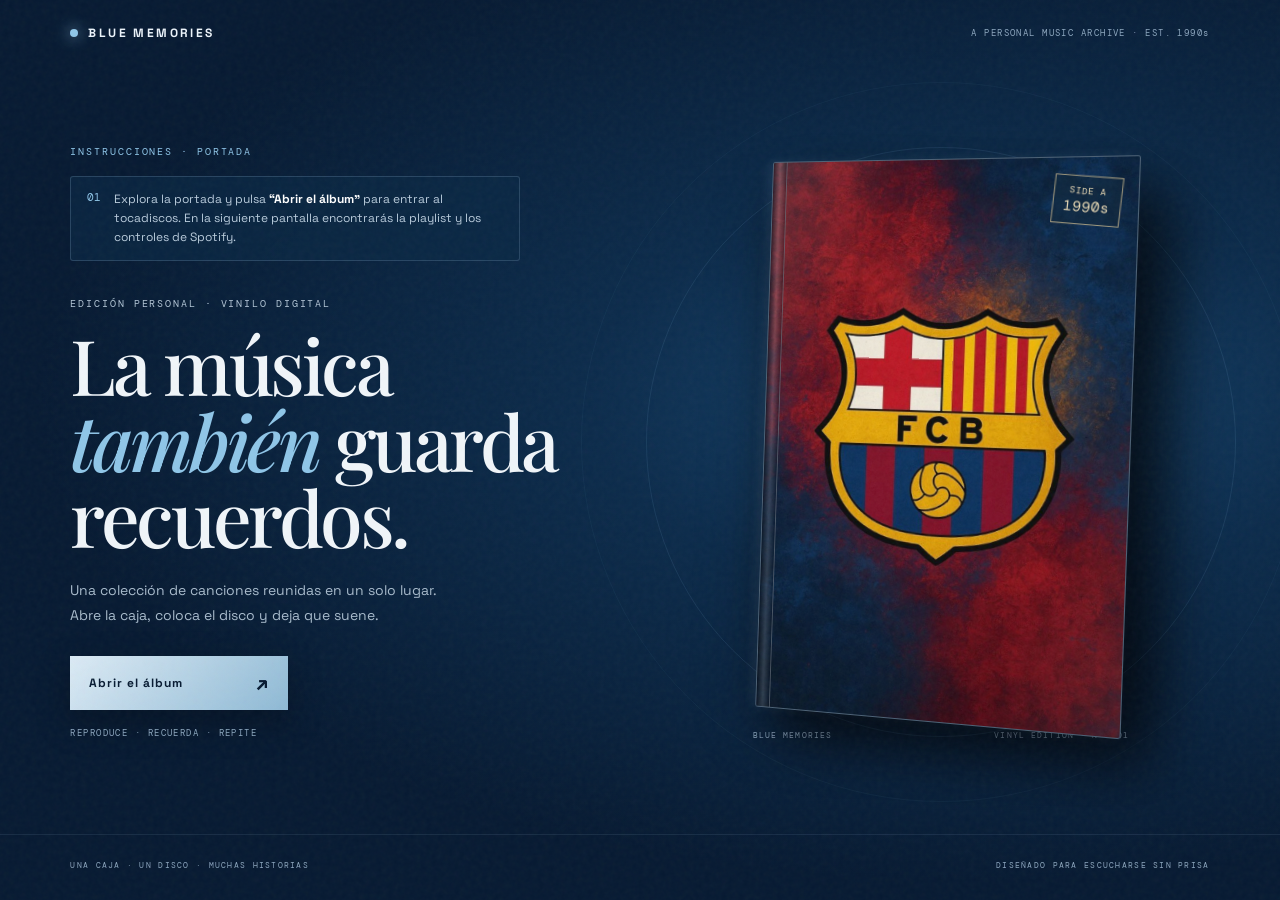
<file: index.html>
<!DOCTYPE html>
<html lang="es">
<head>
  <meta charset="UTF-8">
  <meta name="viewport" content="width=device-width, initial-scale=1.0">
  <meta name="theme-color" content="#071a32">
  <meta name="description" content="Un álbum musical vintage para escuchar y recordar.">
  <title>Blue Memories · Mi álbum</title>
  <link rel="preconnect" href="https://fonts.googleapis.com">
  <link rel="preconnect" href="https://fonts.gstatic.com" crossorigin>
  <link href="https://fonts.googleapis.com/css2?family=DM+Mono:wght@400;500&family=Playfair+Display:wght@500;600;700&family=Space+Grotesk:wght@400;500;600;700&display=swap" rel="stylesheet">
  <link rel="stylesheet" href="inicio.css">
</head>
<body class="cover-page">
  <div class="grain" aria-hidden="true"></div>
  <header class="topbar">
    <a class="wordmark" href="index.html"><span class="wordmark-dot"></span> BLUE MEMORIES</a>
    <span class="topbar-note">A PERSONAL MUSIC ARCHIVE · EST. 1990s</span>
  </header>

  <main class="cover-layout">
    <section class="intro">
      <p class="eyebrow">INSTRUCCIONES · PORTADA</p>
      <div class="instructions">
        <span class="instruction-number">01</span>
        <p>Explora la portada y pulsa <strong>“Abrir el álbum”</strong> para entrar al tocadiscos. En la siguiente pantalla encontrarás la playlist y los controles de Spotify.</p>
      </div>
      <p class="edition">EDICIÓN PERSONAL · VINILO DIGITAL</p>
      <h1>La música<br><em>también</em> guarda<br>recuerdos.</h1>
      <p class="intro-copy">Una colección de canciones reunidas en un solo lugar. Abre la caja, coloca el disco y deja que suene.</p>
      <a class="open-button" href="disco.html">
        <span>Abrir el álbum</span><span class="button-arrow" aria-hidden="true">↗</span>
      </a>
      <p class="microcopy">REPRODUCE · RECUERDA · REPITE</p>
    </section>

    <section class="jacket-scene" aria-label="Portada física del álbum">
      <div class="jacket-shadow"></div>
      <div class="jacket">
        <div class="jacket-spine"></div>
        <img src="portada-caja.jpg" alt="Portada personalizada del álbum con el escudo del Fútbol Club Barcelona">
        <div class="jacket-gloss"></div>
        <div class="jacket-sticker">SIDE A<br><span>1990s</span></div>
      </div>
      <div class="jacket-caption"><span>BLUE MEMORIES</span><span>VINYL EDITION · Nº 001</span></div>
      <div class="orbit orbit-one"></div>
      <div class="orbit orbit-two"></div>
    </section>
  </main>

  <footer class="cover-footer">
    <span>UNA CAJA · UN DISCO · MUCHAS HISTORIAS</span>
    <span>DISEÑADO PARA ESCUCHARSE SIN PRISA</span>
  </footer>
  <script src="inicio.js"></script>
</body>
</html>
</file>
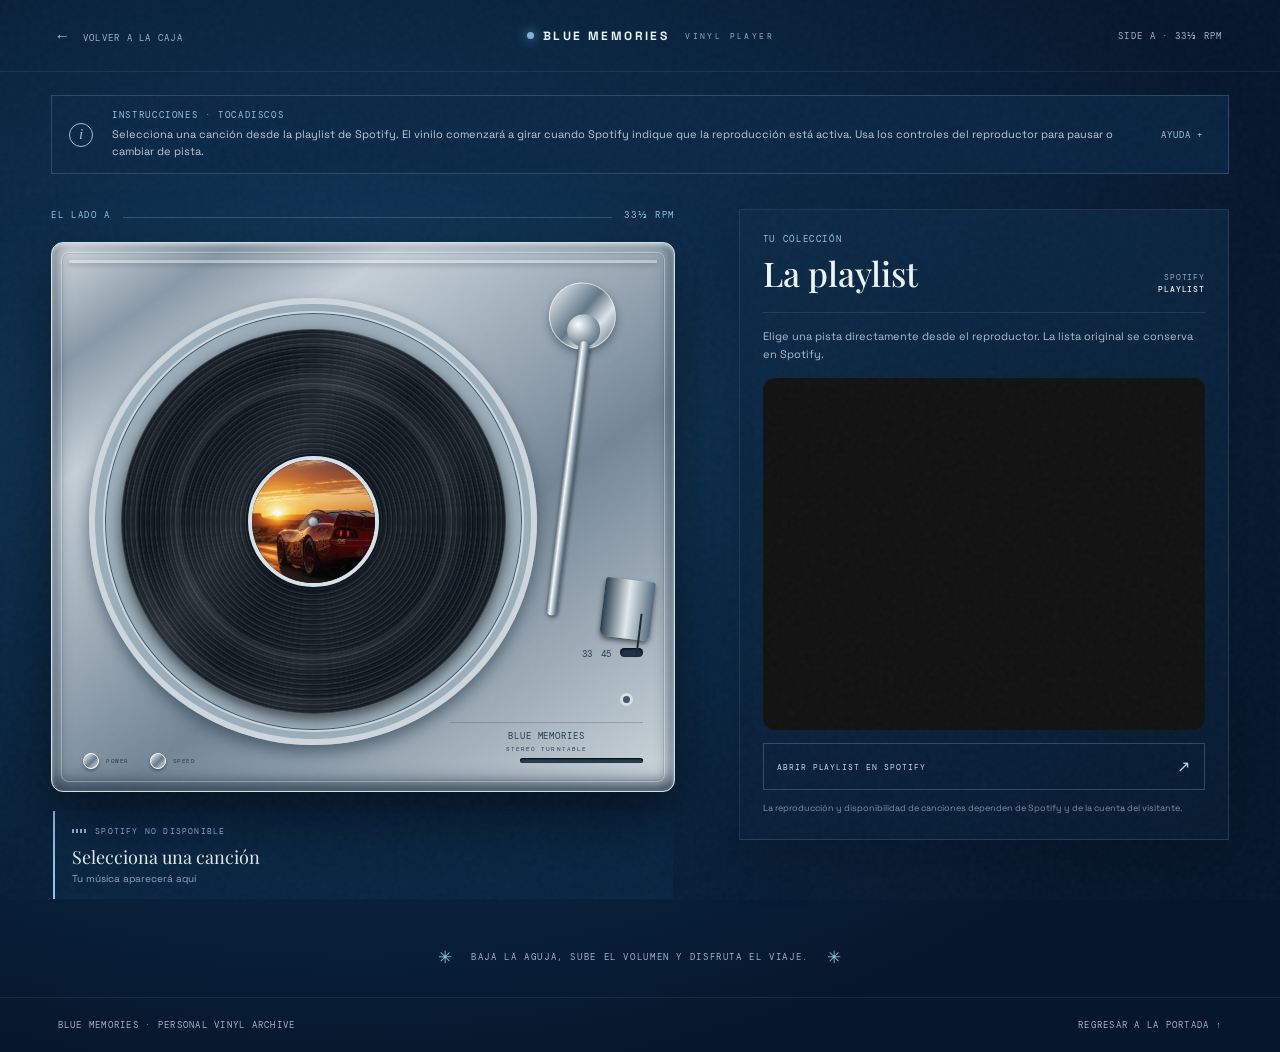
<file: disco.html>
<!DOCTYPE html>
<html lang="es">
<head>
  <meta charset="UTF-8">
  <meta name="viewport" content="width=device-width, initial-scale=1.0">
  <meta name="theme-color" content="#071a32">
  <meta name="description" content="Tocadiscos vintage con playlist integrada de Spotify.">
  <title>Blue Memories · Tocadiscos</title>
  <link rel="preconnect" href="https://fonts.googleapis.com">
  <link rel="preconnect" href="https://fonts.gstatic.com" crossorigin>
  <link href="https://fonts.googleapis.com/css2?family=DM+Mono:wght@400;500&family=Playfair+Display:wght@500;600;700&family=Space+Grotesk:wght@400;500;600;700&display=swap" rel="stylesheet">
  <link rel="stylesheet" href="reproductor.css">
</head>
<body class="player-page">
  <div class="grain" aria-hidden="true"></div>
  <header class="player-header">
    <a class="back-link" href="index.html"><span aria-hidden="true">←</span> VOLVER A LA CAJA</a>
    <div class="header-title"><span class="status-light"></span> BLUE MEMORIES <small>VINYL PLAYER</small></div>
    <span class="header-edition">SIDE A · 33⅓ RPM</span>
  </header>

  <main class="player-main">
    <section class="how-to">
      <div class="how-icon" aria-hidden="true">i</div>
      <div>
        <p class="how-label">INSTRUCCIONES · TOCADISCOS</p>
        <p>Selecciona una canción desde la playlist de Spotify. El vinilo comenzará a girar cuando Spotify indique que la reproducción está activa. Usa los controles del reproductor para pausar o cambiar de pista.</p>
      </div>
      <button class="help-toggle" id="helpToggle" type="button" aria-expanded="false" aria-controls="extraHelp">AYUDA +</button>
      <div class="extra-help" id="extraHelp" hidden>
        <strong>¿No comienza a sonar?</strong> Pulsa reproducir dentro de Spotify. Según tu cuenta, región y dispositivo, Spotify puede pedirte iniciar sesión o abrir la aplicación. El sitio necesita conexión a internet para cargar el reproductor.
      </div>
    </section>

    <div class="content-grid">
      <section class="turntable-column" aria-label="Tocadiscos vintage">
        <div class="section-heading">
          <span class="eyebrow">EL LADO A</span>
          <span class="tiny-rule"></span>
          <span class="eyebrow">33⅓ RPM</span>
        </div>

        <div class="turntable" id="turntable">
          <div class="turntable-lid-line"></div>
          <div class="platter">
            <div class="platter-rim"></div>
            <div class="record" id="record">
              <div class="record-grooves"></div>
              <div class="record-highlight"></div>
              <div class="record-label">
                <img src="etiqueta-vinilo.jpg" alt="Etiqueta personalizada del vinilo con un automóvil rojo al atardecer">
                <span class="label-hole"></span>
              </div>
              <div class="record-spindle"></div>
            </div>
            <div class="spindle-pin"></div>
          </div>

          <div class="tonearm" id="tonearm" aria-hidden="true">
            <div class="arm-base"></div>
            <div class="arm-pivot"></div>
            <div class="arm-shaft"></div>
            <div class="arm-head"></div>
            <div class="arm-needle"></div>
          </div>

          <div class="speed-switch"><span>33</span><span>45</span><i></i></div>
          <div class="power-light" id="powerLight"></div>
          <div class="brand-plate">BLUE MEMORIES <small>STEREO TURNTABLE</small></div>
          <div class="front-controls">
            <span class="control-knob"></span><span class="control-label">POWER</span>
            <span class="control-knob silver"></span><span class="control-label">SPEED</span>
            <span class="control-slot"></span>
          </div>
        </div>

        <div class="now-playing">
          <div class="now-indicator"><span class="equalizer" id="equalizer"><i></i><i></i><i></i><i></i></span><span id="playState">EN ESPERA</span></div>
          <p class="now-title" id="nowTitle">Selecciona una canción</p>
          <p class="now-subtitle" id="nowSubtitle">Tu música aparecerá aquí</p>
        </div>
      </section>

      <aside class="playlist-column">
        <div class="playlist-heading">
          <div>
            <p class="eyebrow">TU COLECCIÓN</p>
            <h2>La playlist</h2>
          </div>
          <span class="track-count">SPOTIFY<br><b>PLAYLIST</b></span>
        </div>
        <p class="playlist-intro">Elige una pista directamente desde el reproductor. La lista original se conserva en Spotify.</p>
        <div class="spotify-frame">
          <div id="spotifyEmbed" class="spotify-embed">
            <iframe
              title="Playlist de Spotify"
              src="https://open.spotify.com/playlist/0l11tpPyVFh2sm4bPmDgGN?si=qS_M12NbQ0KV8qAGWnLHTQ&utm_source=copy-link&sci=spotify%3Acard-config%3A14B6AA7yPsUkGfg8aZrX3P"
              width="100%" height="352" frameborder="0"
              allow="autoplay; clipboard-write; encrypted-media; fullscreen; picture-in-picture"
              loading="lazy"></iframe>
          </div>
        </div>
        <a class="spotify-open" href="https://open.spotify.com/playlist/0l11tpPyVFh2sm4bPmDgGN?si=qS_M12NbQ0KV8qAGWnLHTQ&utm_source=copy-link&sci=spotify%3Acard-config%3A14B6AA7yPsUkGfg8aZrX3P" target="_blank" rel="noopener noreferrer">
          ABRIR PLAYLIST EN SPOTIFY <span aria-hidden="true">↗</span>
        </a>
        <p class="spotify-note">La reproducción y disponibilidad de canciones dependen de Spotify y de la cuenta del visitante.</p>
      </aside>
    </div>

    <section class="bottom-note">
      <span class="bottom-star">✳</span>
      <p>BAJA LA AGUJA, SUBE EL VOLUMEN Y DISFRUTA EL VIAJE.</p>
      <span class="bottom-star">✳</span>
    </section>
  </main>

  <footer class="player-footer">
    <span>BLUE MEMORIES · PERSONAL VINYL ARCHIVE</span>
    <a href="index.html">REGRESAR A LA PORTADA ↑</a>
  </footer>

  <script src="reproductor.js"></script>
</body>
</html>
</file>
<file: inicio.css>
*{box-sizing:border-box} :root{--navy:#071a32;--blue:#123c68;--ice:#d8e8f5;--silver:#aebdca;--gold:#c7a76b;--ink:#07111f} html{min-height:100%;background:var(--navy)} body{margin:0;min-height:100vh;color:#edf5fc;font-family:"Space Grotesk",sans-serif;background:radial-gradient(ellipse at 76% 44%,#16436b 0,#0c2b4b 28%,#071a32 68%);overflow-x:hidden}.grain{position:fixed;inset:0;pointer-events:none;z-index:5;opacity:.12;background-image:url("data:image/svg+xml,%3Csvg viewBox='0 0 180 180' xmlns='http://www.w3.org/2000/svg'%3E%3Cfilter id='n'%3E%3CfeTurbulence type='fractalNoise' baseFrequency='.9' numOctaves='3' stitchTiles='stitch'/%3E%3C/filter%3E%3Crect width='100%25' height='100%25' filter='url(%23n)' opacity='.32'/%3E%3C/svg%3E")}.topbar,.cover-footer{display:flex;justify-content:space-between;align-items:center;padding:25px 5.5vw;position:relative;z-index:2}.wordmark{font-size:12px;letter-spacing:.2em;font-weight:700;color:#edf5fc;text-decoration:none;display:flex;align-items:center;gap:10px}.wordmark-dot{width:8px;height:8px;border-radius:50%;background:#8fc6e8;box-shadow:0 0 15px #8fc6e8}.topbar-note,.cover-footer,.microcopy{font:9px "DM Mono",monospace;letter-spacing:.16em;color:#8da7bf}.cover-layout{width:min(1200px,89vw);min-height:calc(100vh - 132px);margin:auto;display:grid;grid-template-columns:1fr 1fr;align-items:center;gap:5vw;padding:28px 0 45px}.intro{max-width:510px;position:relative;z-index:2}.eyebrow,.edition{font:10px "DM Mono",monospace;letter-spacing:.19em;color:#8fc6e8}.instructions{display:flex;gap:13px;max-width:450px;margin:18px 0 36px;padding:13px 16px;border:1px solid #7195b04a;background:#0b2947a8;border-radius:3px;color:#b9ccdc;font-size:12px;line-height:1.6}.instructions p{margin:0}.instructions strong{color:#fff}.instruction-number{font:11px "DM Mono",monospace;color:#8fc6e8}.edition{margin:0 0 16px;color:#b2c5d5}.intro h1{font:clamp(48px,6vw,82px)/.99 "Playfair Display",serif;letter-spacing:-.045em;margin:0;color:#f0f5f9;font-weight:500}.intro h1 em{color:#8fc6e8;font-weight:500}.intro-copy{max-width:390px;color:#a8bbcc;font-size:14px;line-height:1.8;margin:24px 0 28px}.open-button{width:218px;min-height:54px;padding:0 19px;display:flex;align-items:center;justify-content:space-between;text-decoration:none;color:#071a32;background:linear-gradient(135deg,#dcebf5,#8eb9d5);font-size:12px;font-weight:700;letter-spacing:.08em;box-shadow:0 12px 35px #0004;transition:transform .25s,box-shadow .25s}.open-button:hover{transform:translateY(-3px);box-shadow:0 17px 40px #0006}.button-arrow{font-size:20px}.microcopy{margin-top:17px}.jacket-scene{min-height:650px;display:flex;align-items:center;justify-content:center;position:relative;perspective:1200px}.jacket{width:min(390px,70%);aspect-ratio:2/3;position:relative;transform:rotateY(-13deg) rotateZ(2deg);box-shadow:25px 28px 55px #0009,-5px 0 12px #9bc3e51c;transition:transform .5s;z-index:2;background:#142b43;border:1px solid #c7d7e44f;border-radius:3px;overflow:hidden}.jacket:hover{transform:rotateY(-5deg) rotateZ(0deg) translateY(-5px)}.jacket img{width:100%;height:100%;display:block;object-fit:cover}.jacket-spine{position:absolute;z-index:2;left:0;top:0;bottom:0;width:15px;background:linear-gradient(90deg,#07111f9c,#d7e6f22b,#07111f4f);border-right:1px solid #eaf5ff44}.jacket-gloss{position:absolute;inset:0;background:linear-gradient(112deg,#fff2 0%,transparent 24%,transparent 76%,#fff1 100%);pointer-events:none}.jacket-sticker{position:absolute;right:17px;top:18px;padding:8px 10px;border:1px solid #f2d9a2a6;color:#f6e5bd;background:#10263ca8;text-align:center;font:9px "DM Mono",monospace;letter-spacing:.1em;transform:rotate(5deg)}.jacket-sticker span{font-size:14px}.jacket-shadow{position:absolute;width:390px;height:510px;background:#010914;filter:blur(35px);opacity:.55;transform:translate(28px,28px) rotate(2deg)}.jacket-caption{position:absolute;bottom:27px;width:min(390px,70%);display:flex;justify-content:space-between;color:#8da7bf;font:8px "DM Mono",monospace;letter-spacing:.14em}.orbit{position:absolute;border:1px solid #8fc6e81b;border-radius:50%;width:590px;height:590px}.orbit-two{width:720px;height:720px;border-color:#8fc6e80c}.cover-footer{border-top:1px solid #9ebbd51c;font-size:8px;gap:15px}.cover-footer span:last-child{text-align:right}@media(max-width:800px){.cover-layout{grid-template-columns:1fr;gap:12px;padding:25px 0 38px}.intro{max-width:620px;margin:auto;width:100%}.intro h1{font-size:clamp(48px,12vw,72px)}.jacket-scene{min-height:500px}.jacket{width:min(300px,68%)}.jacket-caption{width:min(300px,68%)}.jacket-shadow{width:300px;height:420px}.orbit{width:480px;height:480px}.orbit-two{width:560px;height:560px}.topbar-note{display:none}}@media(max-width:480px){.topbar,.cover-footer{padding:19px 6vw}.cover-layout{width:88vw;min-height:auto;padding-top:16px}.instructions{margin:14px 0 28px;font-size:11px}.intro-copy{font-size:13px}.jacket-scene{min-height:420px}.jacket{width:66%}.jacket-caption{width:66%;bottom:10px;font-size:7px}.cover-footer{font-size:7px;line-height:1.6}.cover-footer span:last-child{max-width:42%}}
</file>
<file: reproductor.css>
*{box-sizing:border-box}:root{--navy:#071a32;--blue:#17466f;--blue2:#285f8d;--ice:#dceaf4;--silver:#aebdca;--gold:#c7a76b}html{min-height:100%;background:var(--navy)}body{margin:0;min-height:100vh;color:#edf5fc;font-family:"Space Grotesk",sans-serif;background:radial-gradient(ellipse at 28% 40%,#17466a 0,#0b2b4a 32%,#06172c 75%);overflow-x:hidden}.grain{position:fixed;inset:0;pointer-events:none;z-index:5;opacity:.1;background-image:url("data:image/svg+xml,%3Csvg viewBox='0 0 180 180' xmlns='http://www.w3.org/2000/svg'%3E%3Cfilter id='n'%3E%3CfeTurbulence type='fractalNoise' baseFrequency='.9' numOctaves='3' stitchTiles='stitch'/%3E%3C/filter%3E%3Crect width='100%25' height='100%25' filter='url(%23n)' opacity='.32'/%3E%3C/svg%3E")}.player-header{height:72px;padding:0 4.5vw;border-bottom:1px solid #9ebbd51c;display:flex;align-items:center;justify-content:space-between;position:relative;z-index:2}.back-link,.header-edition,.player-footer{font:9px "DM Mono",monospace;letter-spacing:.14em;color:#9cb4c9;text-decoration:none}.back-link span{font-size:16px;margin-right:8px}.header-title{font-size:12px;font-weight:700;letter-spacing:.2em;display:flex;align-items:center;gap:9px}.header-title small{font:8px "DM Mono",monospace;color:#8da7bf;margin-left:7px}.status-light{width:7px;height:7px;border-radius:50%;background:#78b7dc;box-shadow:0 0 12px #78b7dc}.player-main{width:min(1250px,92vw);margin:auto}.how-to{margin:23px 0 35px;display:grid;grid-template-columns:30px 1fr auto;gap:13px;align-items:center;border:1px solid #91b6d13d;background:#0a2947b8;padding:13px 17px;position:relative}.how-icon{width:24px;height:24px;border:1px solid #8fc6e8;border-radius:50%;display:grid;place-items:center;color:#8fc6e8;font:italic 15px Georgia}.how-label,.eyebrow{font:9px "DM Mono",monospace;letter-spacing:.18em;color:#8fc6e8;margin:0 0 5px}.how-to p:not(.how-label){font-size:11px;line-height:1.55;color:#b8cbd9;margin:0}.help-toggle{border:0;background:transparent;color:#9fc7e2;font:9px "DM Mono",monospace;letter-spacing:.1em;cursor:pointer;padding:8px}.extra-help{grid-column:2/4;color:#d2e1ec;font-size:11px;line-height:1.6;border-top:1px solid #9ebbd526;padding-top:10px}.content-grid{display:grid;grid-template-columns:minmax(0,1.12fr) minmax(330px,.88fr);gap:5vw;align-items:start}.section-heading{display:flex;align-items:center;gap:12px;margin:0 0 16px}.tiny-rule{height:1px;background:#8fb9d54a;flex:1}.turntable{width:100%;aspect-ratio:1.12/1;max-height:550px;position:relative;border-radius:12px;background:linear-gradient(145deg,#d5dce1 0%,#8999a7 13%,#c6d0d8 25%,#748696 60%,#d0d9df 100%);box-shadow:0 26px 65px #0008,inset 0 2px 4px #fff9,inset 0 -7px 18px #263a4b;overflow:hidden;border:1px solid #d6e0e7}.turntable:before{content:"";position:absolute;inset:9px;border-radius:8px;border:1px solid #ffffff55;box-shadow:inset 0 0 0 1px #243a4d20}.turntable-lid-line{position:absolute;inset:17px 17px auto;height:3px;background:#f3f7f966;box-shadow:0 2px 5px #263b4d55}.platter{position:absolute;width:72%;aspect-ratio:1;left:6%;top:10%;border-radius:50%;background:radial-gradient(circle,#d6dfe5 0 4%,#637786 4.5% 5%,#bac6ce 5.5% 6%,#536b7d 6.5% 7%,#9baeba 7.5% 100%);box-shadow:0 7px 16px #24394b99,inset 0 0 0 6px #e8edf0a8}.platter-rim{position:absolute;inset:3%;border-radius:50%;border:2px solid #e7eef3aa;box-shadow:inset 0 0 0 1px #43596b}.record{position:absolute;inset:7%;border-radius:50%;background:repeating-radial-gradient(circle at center,#111820 0 2px,#202a34 2.5px 3.5px,#0b1119 4px 5px);box-shadow:0 5px 13px #0009,inset 0 0 0 1px #8996a055;overflow:hidden}.record:before{content:"";position:absolute;inset:4%;border-radius:50%;border:1px solid #d8e7f018;box-shadow:0 0 0 8px #ffffff05,0 0 0 18px #ffffff04,0 0 0 28px #ffffff03}.record-grooves{position:absolute;inset:15%;border-radius:50%;border:1px solid #b7c9d31a;box-shadow:0 0 0 5px #ffffff08,0 0 0 11px #ffffff06,0 0 0 17px #ffffff05}.record-highlight{position:absolute;inset:0;border-radius:50%;background:linear-gradient(125deg,transparent 28%,#ffffff14 39%,transparent 51%,#ffffff08 64%,transparent 75%);pointer-events:none}.record-label{position:absolute;width:34%;height:34%;left:33%;top:33%;border-radius:50%;overflow:hidden;border:4px solid #d8e3e9;box-shadow:0 0 0 2px #0c1724,0 2px 9px #000a}.record-label img{width:100%;height:100%;object-fit:cover;object-position:center 55%;display:block}.label-hole{position:absolute;left:50%;top:50%;width:8px;height:8px;transform:translate(-50%,-50%);border-radius:50%;background:#e7edf1;border:2px solid #152638;box-shadow:0 0 0 1px #fff8}.record-spindle{position:absolute;left:50%;top:50%;width:3px;height:3px;border-radius:50%;background:#fff}.spindle-pin{position:absolute;left:50%;top:50%;width:8px;height:8px;border-radius:50%;background:linear-gradient(135deg,#f8fbfd,#526779);transform:translate(-50%,-50%);box-shadow:0 1px 3px #000}.record.is-playing{animation:spin 1.8s linear infinite}@keyframes spin{to{transform:rotate(360deg)}}.tonearm{position:absolute;width:35%;height:72%;right:5%;top:7%;transform-origin:80% 9%;transform:rotate(-5deg);transition:transform .8s cubic-bezier(.2,.7,.2,1);z-index:3}.tonearm.is-playing{transform:rotate(20deg)}.arm-base{position:absolute;right:12%;top:0;width:31%;aspect-ratio:1;border-radius:50%;background:linear-gradient(135deg,#f7fafb,#627788 48%,#dce4e9 70%,#536575);box-shadow:0 4px 9px #263b4d88;border:1px solid #fff9}.arm-pivot{position:absolute;right:20%;top:8%;width:15%;aspect-ratio:1;border-radius:50%;background:radial-gradient(circle at 35% 30%,#fff,#8799a6 55%,#3d5364)}.arm-shaft{position:absolute;right:25%;top:15%;height:70%;width:5%;border-radius:9px;background:linear-gradient(90deg,#536778,#f7fafb 35%,#91a3af 70%,#42596b);transform:rotate(12deg);transform-origin:top center;box-shadow:1px 2px 4px #0008}.arm-head{position:absolute;right:7%;bottom:9%;width:23%;height:15%;border-radius:3px 3px 7px 7px;background:linear-gradient(90deg,#283c4d,#e2e9ed,#526a7d);transform:rotate(12deg);box-shadow:0 3px 5px #0008}.arm-needle{position:absolute;right:14%;bottom:4%;width:2px;height:11%;background:#172b3b;transform:rotate(12deg)}.speed-switch{position:absolute;right:5%;bottom:24%;display:flex;gap:9px;font:9px "DM Mono",monospace;color:#263e50}.speed-switch i{width:23px;height:9px;border-radius:9px;background:#1b3347;box-shadow:inset 0 1px 3px #000}.power-light{position:absolute;right:7%;bottom:16%;width:7px;height:7px;border-radius:50%;background:#435565;box-shadow:0 0 0 3px #d9e0e5}.power-light.active{background:#7bc8df;box-shadow:0 0 9px #7bc8df,0 0 0 3px #d9e0e5}.brand-plate{position:absolute;right:5%;bottom:7%;width:31%;text-align:center;color:#233b50;font:9px "DM Mono",monospace;letter-spacing:.1em;border-top:1px solid #42596b55;padding-top:7px}.brand-plate small{display:block;font-size:6px;letter-spacing:.18em;margin-top:3px}.front-controls{position:absolute;left:5%;right:5%;bottom:2%;height:7%;display:flex;align-items:center;gap:7px;color:#23394b;font:6px "DM Mono",monospace;letter-spacing:.08em}.control-knob{width:16px;height:16px;border-radius:50%;background:linear-gradient(135deg,#f8fbfd,#64798a 55%,#e8edf1);box-shadow:0 2px 3px #26394b88;border:1px solid #fff}.control-knob.silver{margin-left:14px}.control-slot{margin-left:auto;width:22%;height:5px;border-radius:5px;background:#253c4f;box-shadow:inset 0 1px 2px #000}.now-playing{margin:19px 2px 0;padding:14px 17px;border-left:2px solid #8fc6e8;background:#0a2947a6}.now-indicator{display:flex;align-items:center;gap:9px;color:#8fc6e8;font:8px "DM Mono",monospace;letter-spacing:.15em}.equalizer{height:12px;display:flex;align-items:center;gap:2px}.equalizer i{width:2px;height:4px;background:#8fc6e8}.equalizer.active i{animation:eq .6s ease-in-out infinite alternate}.equalizer.active i:nth-child(2){animation-delay:.2s}.equalizer.active i:nth-child(3){animation-delay:.35s}.equalizer.active i:nth-child(4){animation-delay:.1s}@keyframes eq{to{height:12px}}.now-title{font:18px "Playfair Display",serif;margin:8px 0 3px;color:#edf5fc}.now-subtitle{font-size:10px;color:#91a9bd;margin:0}.playlist-column{border:1px solid #8caec52b;background:linear-gradient(145deg,#0c2a48e8,#071b31e8);padding:23px;box-shadow:0 22px 45px #0003}.playlist-heading{display:flex;justify-content:space-between;align-items:end;border-bottom:1px solid #9ebbd526;padding-bottom:16px}.playlist-heading h2{font:34px "Playfair Display",serif;font-weight:500;margin:0}.track-count{text-align:right;color:#8fa9bf;font:8px "DM Mono",monospace;letter-spacing:.1em;line-height:1.6}.track-count b{color:#dceaf4;font-weight:500}.playlist-intro{font-size:11px;line-height:1.6;color:#a8bdce;margin:15px 0}.spotify-frame{width:100%;min-width:0;border-radius:12px;overflow:hidden;background:#121212;min-height:352px}.spotify-embed iframe{display:block;width:100%;height:352px;border:0;border-radius:12px}.spotify-open{display:flex;justify-content:space-between;align-items:center;margin-top:13px;padding:12px 13px;border:1px solid #8eb8d14a;color:#b9d5e7;text-decoration:none;font:8px "DM Mono",monospace;letter-spacing:.12em;transition:background .2s}.spotify-open:hover{background:#1c4c72}.spotify-open span{font-size:16px}.spotify-note{font-size:9px;line-height:1.55;color:#7892a8;margin:12px 0 0}.bottom-note{display:flex;justify-content:center;align-items:center;gap:18px;margin:43px 0 25px;color:#9ab3c7;font:9px "DM Mono",monospace;letter-spacing:.18em;text-align:center}.bottom-star{color:#8fc6e8;font-size:17px}.player-footer{border-top:1px solid #9ebbd51c;padding:21px 4.5vw;display:flex;justify-content:space-between;gap:15px}.player-footer a{color:#9cb4c9;text-decoration:none}.player-footer a:hover,.back-link:hover{color:#fff}@media(max-width:900px){.content-grid{grid-template-columns:1fr;max-width:700px;margin:auto;gap:34px}.turntable{max-height:610px}.playlist-column{padding:20px}.player-main{width:min(700px,92vw)}.how-to{margin-bottom:27px}}@media(max-width:560px){.player-header{height:62px;padding:0 5vw}.header-title{font-size:10px;letter-spacing:.12em}.header-title small,.header-edition{display:none}.back-link{font-size:8px}.player-main{width:90vw}.how-to{grid-template-columns:25px 1fr;gap:9px;padding:12px;margin:16px 0 24px}.help-toggle{grid-column:2;justify-self:start;padding:4px 0}.extra-help{grid-column:1/3}.how-to p:not(.how-label){font-size:10px}.turntable{aspect-ratio:1/1;max-height:none}.platter{width:73%;left:4%;top:10%}.tonearm{width:36%;right:3%;top:7%}.playlist-column{padding:16px}.playlist-heading h2{font-size:29px}.spotify-embed iframe{height:352px}.bottom-note{font-size:7px;letter-spacing:.1em;gap:8px;margin:30px 0 20px}.player-footer{padding:17px 5vw;font-size:7px;line-height:1.5}.player-footer span{max-width:55%}}@media(prefers-reduced-motion:reduce){*,*::before,*::after{animation-duration:.01ms!important;animation-iteration-count:1!important;scroll-behavior:auto!important}}
</file>
